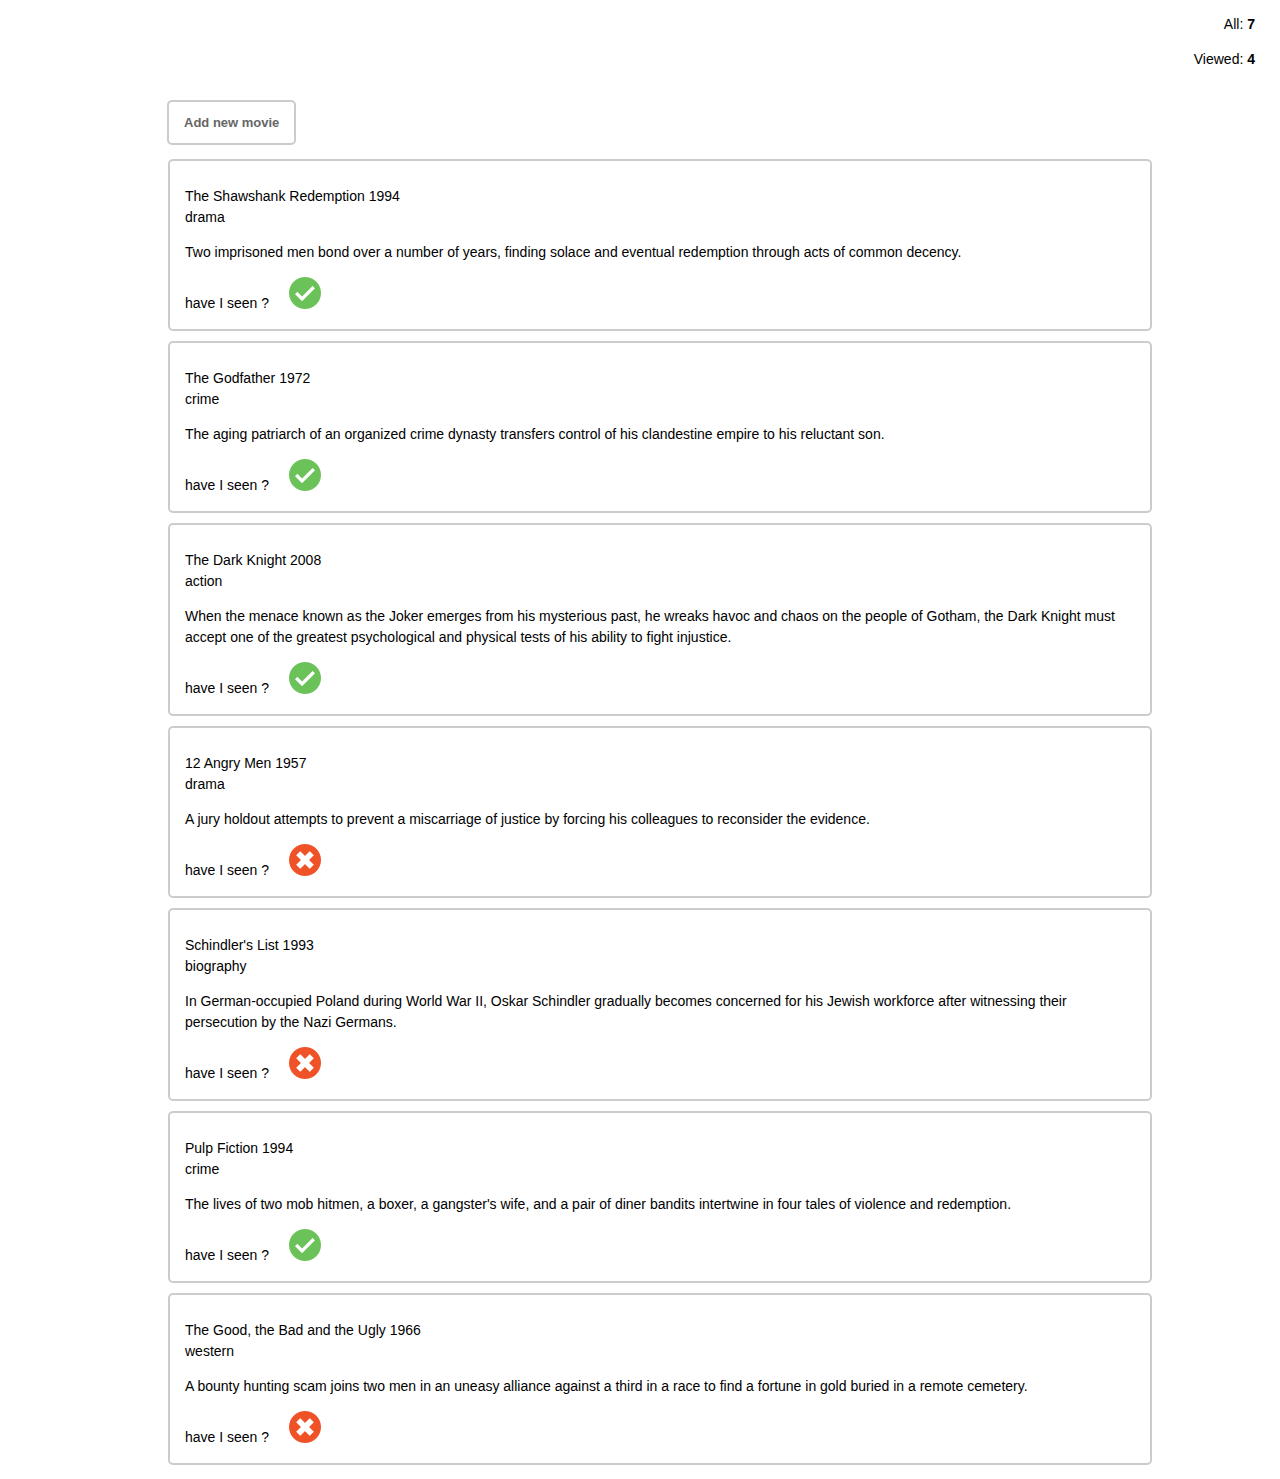
<file: index.html>
<!DOCTYPE html>
<html lang="en">
<head>
  <meta charset="UTF-8">
  <meta name="viewport" content="width=device-width, initial-scale=1.0">
  <meta http-equiv="X-UA-Compatible" content="ie=edge">
  <title>Movies list</title>

  <link rel="stylesheet" href="./style.css">


</head>
<body>
  <div id="moviesCountersContainer">
      <p>All: <span class="moviesCounter" id="moviesCounterAll"></span></p>
      <p>Viewed: <span class="moviesCounter" id="moviesCounterSeen"></span></p>
  </div>
  <div id="moviesListContainer">
    <a href="#" id='add-new-movie' class="link-button">Add new movie</a>
    <ul id="moviesList"></ul>
  </div>

  <script type="module" src="./index.js"></script>

  <script type="text/javascript">
    document.getElementById("add-new-movie").onclick = function() {
      window.location.href = "http://localhost:8080/add.html";
    };
  </script>
</html>
</file>
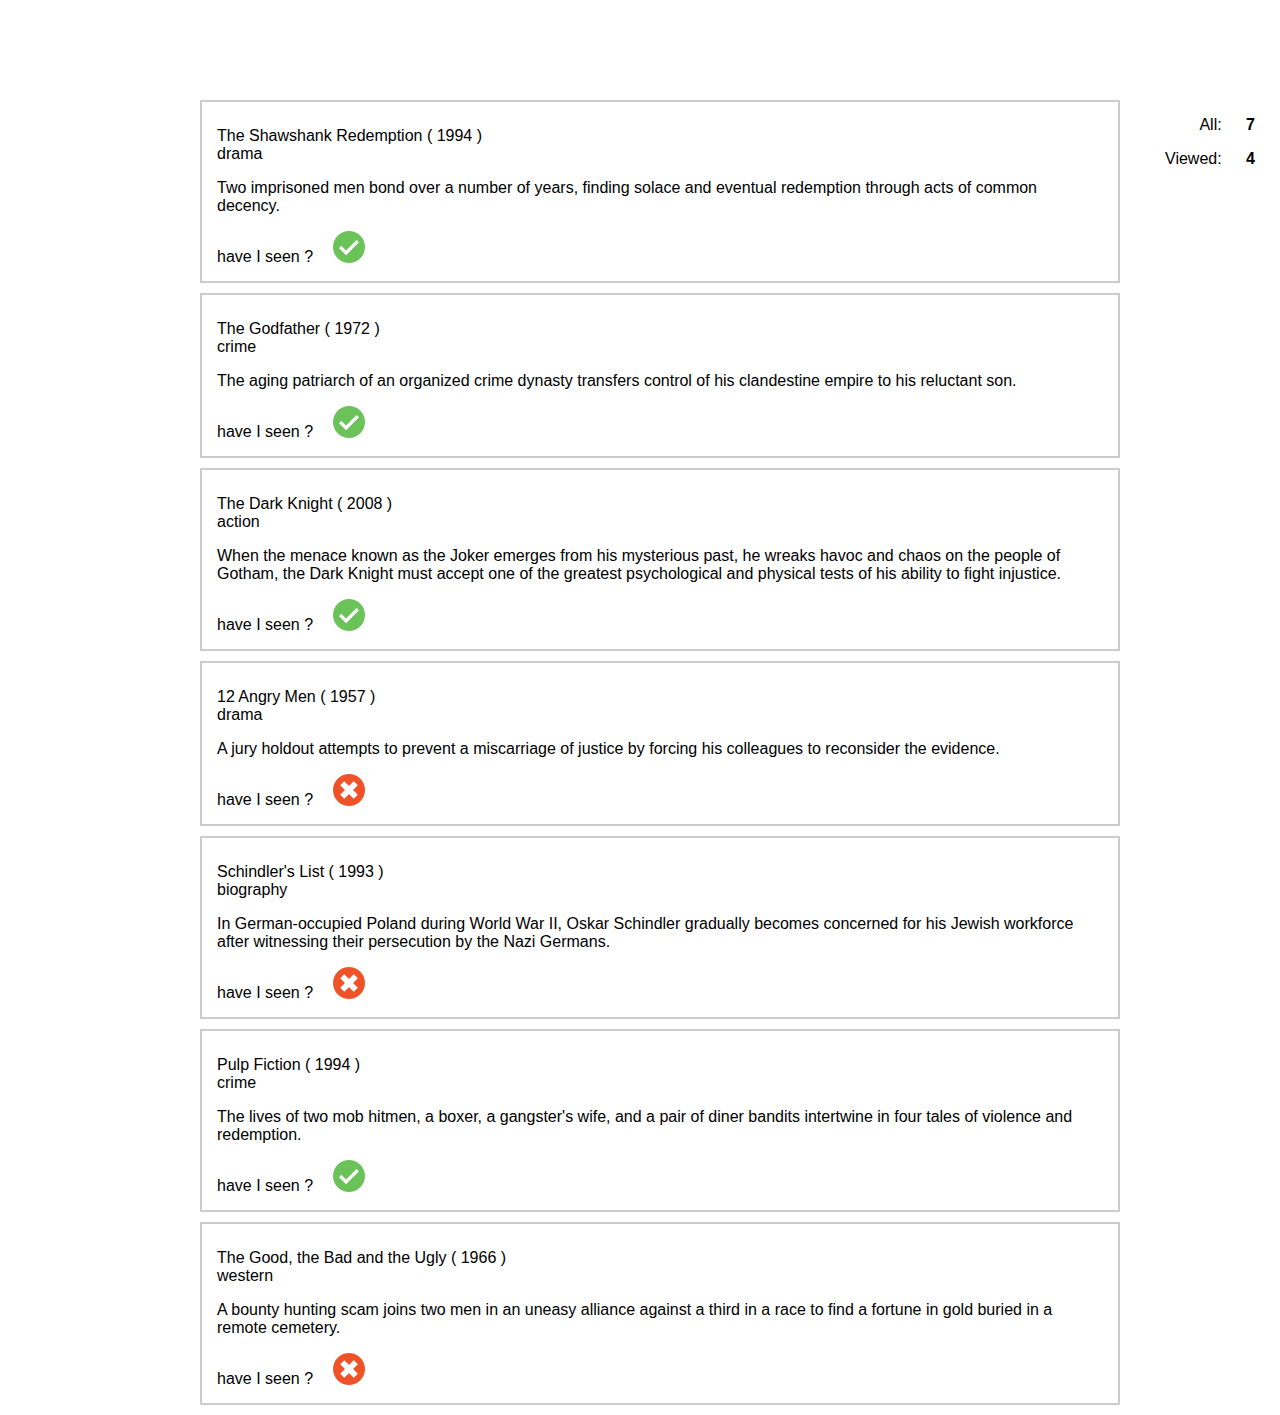
<file: app/index.html>
<!DOCTYPE html>
<html lang="en">
<head>
  <meta charset="UTF-8">
  <meta name="viewport" content="width=device-width, initial-scale=1.0">
  <meta http-equiv="X-UA-Compatible" content="ie=edge">
  <title>Document</title>

  <link rel="stylesheet" href="./style.css">
</head>
<body>
  <div id="app">
    <div id="moviesCountersContainer">
        <p align="right">All: <span class="moviesCounter" id="moviesCounterAll"></span></p>
        <p align="right">Viewed: <span class="moviesCounter" id="moviesCounterSeen"></span></p>
    </div>
    <div id="moviesListContainer">
      <ul id="moviesList"></ul>
    </div>
  </div>

  <script type="text/javascript" src="./data.js"></script>
  <script type="text/javascript" src="./script.js"></script>

</body>
</html>
</file>
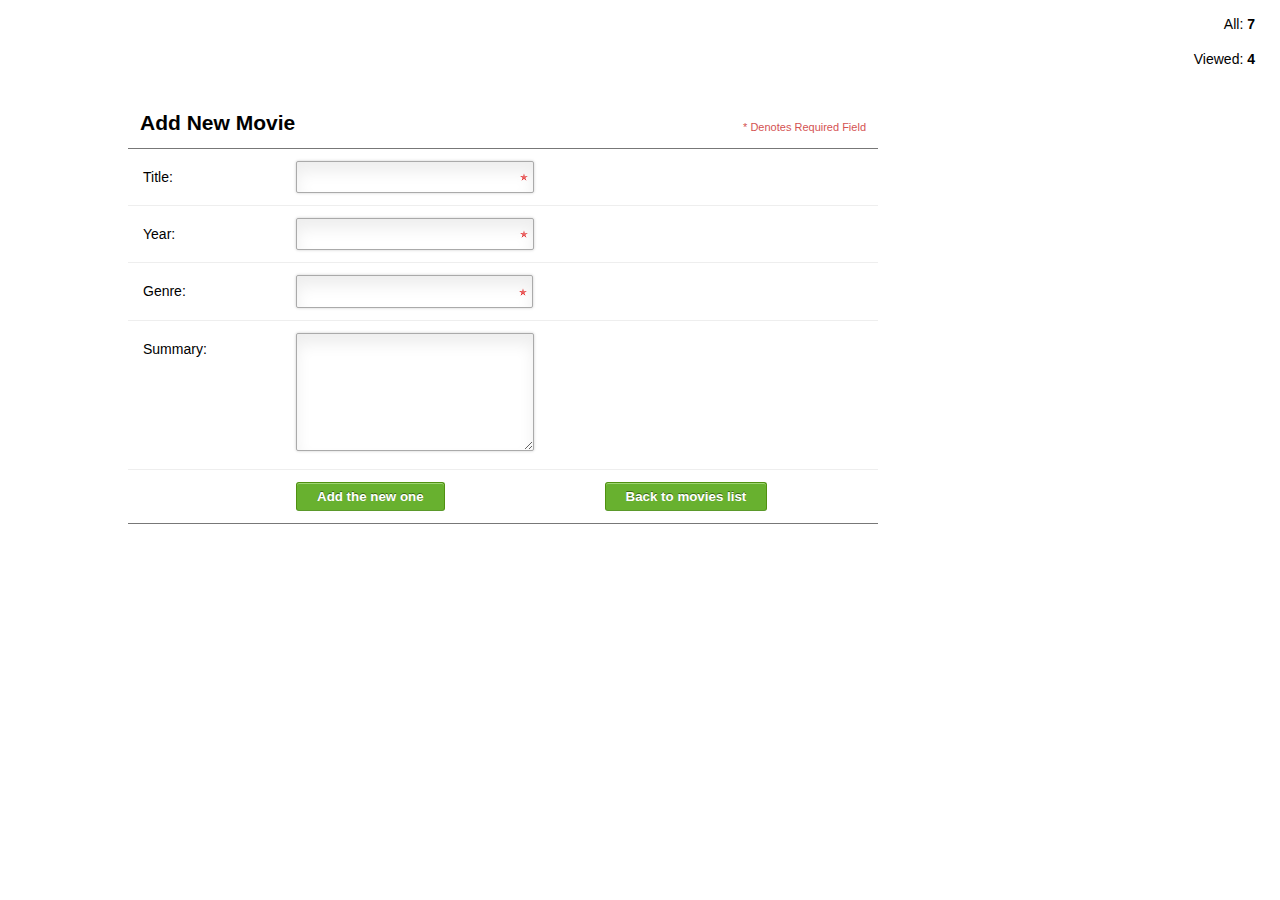
<file: add.html>
<!DOCTYPE html>
<html lang="en">
<head>
  <meta charset="UTF-8">
  <meta name="viewport" content="width=device-width, initial-scale=1.0">
  <meta http-equiv="X-UA-Compatible" content="ie=edge">
  <title>Add the new one</title>

  <link rel="stylesheet" href="./style.css">
  <link rel="stylesheet" href="./form-style.css">
</head>
<body>
  <div id="moviesCountersContainer">
    <p>All: <span class="moviesCounter" id="anotherMoviesCounterAll"></span></p>
    <p>Viewed: <span class="moviesCounter" id="anotherMoviesCounterSeen"></span></p>
  </div>
  <div id="formContainer">
    <form id="add-new-movie-form" action="#" method="post" name="add-new-movie-form" onsubmit="return validateForm()" novalidate>
      <ul>
        <li>
          <h2>Add New Movie</h2>
          <span class="required-notification">* Denotes Required Field</span>
        </li>
        <li>
          <label for="title">Title:</label>
          <input id="title" type="text" name="title" required />
        </li>
        <li>
          <label for="year">Year:</label>
          <input id="year" type="text" name="year" required pattern="^\d{4}$"/>
        </li>
        <li>
          <label for="genre">Genre:</label>
          <select id="genre" name="genre" required >
            <option value=""></option>
            <option value="action">Action</option>
            <option value="adventure">Adventure</option>
            <option value="comedy">Comedy</option>
            <option value="crime">Crime</option>
            <option value="drama">Drama</option>
            <option value="fantasy">Fantasy</option>
            <option value="horror">Horror</option>
            <option value="fiction">Science fiction</option>
            <option value="thiller">Thiller</option>
            <option value="western">Western</option>
          </select>
        </li>
        <li>
          <label for="summary">Summary:</label>
          <textarea name="summary"></textarea>
        </li>
        <li>
          <button type="submit" name="submit">Add the new one</button>
          <button type="button" id="redirect-to-movie-list">Back to movies list</button>
        </li>
      </ul>
      <div class="alert alert-success" id="success">
        <strong>Success !</strong><span>The movie has been correctly added to list</span>
      </div>
      <div class="alert alert-danger" id="failure">
        <strong>Failure !</strong><span>The movie has not been correctly added to list. Please check all fields have been filled out</span>
      </div>
    </form>
  </div>

  <script type="module" src="./add.js"></script>

  <script type="text/javascript">
    document.getElementById("redirect-to-movie-list").onclick = function() {
      window.location.href = "http://localhost:8080/index.html";
    };
  </script>


</body>
</html>
</file>
<file: style.css>
body {
  font: 14px/21px "Lucida Sans", "Lucida Grande", "Lucida Sans Unicode", sans-serif;
  margin: 0;
}

button:focus {
  outline: 0;
}

button:hover {
  cursor: pointer;
}

#moviesList > li {
  list-style-type: none;
}

#moviesCountersContainer {
  text-align: right;
}

#moviesCountersContainer span {
  margin: 0 25px 0 0;
  font-weight: bold;
}

#moviesListContainer, #formContainer {
  position: absolute;
  top: 0;
  left: 0;
  right: 0;
  margin-top: 100px;
  margin-left: auto;
  margin-right: auto;
  width: 80%;
}

#moviesList > li {
  border: solid 2px #ccc;
  margin: 0 0 10px 0;
  padding: 15px 15px 15px 15px;
	border-radius: 5px;
}

#moviesList > li:hover {
  border-color: #aaa;
}

.container-div {
  margin: 10px 0 0 0;
}

.seen {
  width: 32px;
  height: 32px;
  background-image: url('./img/seen.png');
  background-color: #FFF;
  border: none;
}

.not-seen {
  width: 32px;
  height: 32px;
  background-image: url('./img/not-seen.png');
  background-color: #FFF;
  border: none;
}

.link-button {
	border-radius: 5px;
	border: 2px solid #ccc;
	display: inline-block;
	cursor: pointer;
	color: #666;
	font-size: 13px;
	font-weight: bold;
	padding: 10px 15px;
	text-decoration: none;
  margin: 0 0 0 39px;
}

.link-button:hover {
  border-color: #aaa;
}

.link-button:active {
	position:relative;
	top:1px;
}
</file>
<file: app/style.css>
body {
  font-family: "Lato", sans-serif;
  margin: 0;
}

ul {
  margin: 0;
}

button:focus {
  outline: 0;
}

button:hover {
  cursor: pointer;
}

#app {
  width: 100%
}

#moviesList > li {
  list-style-type: none;
}

#moviesCountersContainer {
  margin: 0px 25px 0 0;
  float: right;
}

#moviesCountersContainer span {
  margin: 0 0 0 20px;
  font-weight: bold;
}

#moviesListContainer {
  margin-top: 100px !important;
  width: 75%;
  margin: 0 auto;
}

#moviesList > li {
  border: solid 2px #ccc;
  margin: 0 0 10px 0;
  padding: 15px 15px 15px 15px;
}

#moviesList > li:hover {
  border-color: #aaa;
}

.container-div {
  margin: 10px 0 0 0;
}

.seen {
  width: 32px;
  height: 32px;
  background-image: url('./img/seen.png');
  background-color: #FFF;
  border: none;
}

.not-seen {
  width: 32px;
  height: 32px;
  background-image: url('./img/not-seen.png');
  background-color: #FFF;
  border: none;
}
</file>
<file: form-style.css>
.add-new-movie-form h2, .add-new-movie-form label {
  font-family:Georgia, Times, "Times New Roman", serif;
}

.form_hint, .required-notification {
  font-size: 11px;
}

*:focus {
  outline: none;
}

#add-new-movie-form h2 {
  margin: 0;
  display: inline;
}

.required-notification {
  color: #d45252;
  margin: 5px 0 0 0;
  display: inline;
  float: right;
}

#add-new-movie-form ul {
  width: 750px;
  list-style-type: none;
  list-style-position: outside;
  margin: 0;
  padding: 0;
}

#add-new-movie-form li {
  padding: 12px;
  border-bottom: 1px solid #eee;
  position: relative;
}

#add-new-movie-form li:first-child,
#add-new-movie-form li:last-child {
  border-bottom: 1px solid #777;
}

#add-new-movie-form li:last-child {
  margin-bottom: 20px;
}

#add-new-movie-form label {
  width: 150px;
  margin-top: 3px;
  display: inline-block;
  float: left;
  padding: 3px;
}

#add-new-movie-form input {
  height: 20px;
  width: 220px;
  padding: 5px 8px;
}

#add-new-movie-form select {
  height: 33px;
  width: 237px;
  -webkit-appearance: none;
  text-indent: 1px;
  text-overflow: '';
  padding: 5px;
}

#add-new-movie-form textarea {
  padding: 8px;
  width: 220px;
  height: 100px;
}

#add-new-movie-form button {
  margin-left: 156px;
}

#add-new-movie-form input,
#add-new-movie-form textarea,
#add-new-movie-form select {
  border: 1px solid #aaa;
  box-shadow: 0px 0px 3px #ccc, 0 10px 15px #eee inset;
  border-radius: 2px;
  transition: padding .25s;
}

#add-new-movie-form input:focus,
#add-new-movie-form textarea:focus,
#add-new-movie-form select:focus {
  background: #fff;
  border: 1px solid #555;
  box-shadow: 0 0 3px #aaa;
  padding-right: 20px;
}

#add-new-movie-form button {
  background-color: #68b12f;
  background: linear-gradient(top, #68b12f, #50911e);
  border: 1px solid #509111;
  border-bottom: 1px solid #5b992b;
  border-radius: 3px;
  box-shadow: inset 0 1px 0 0 #9fd574;
  color: #fff;
  font-weight: bold;
  padding: 6px 20px;
  text-align: center;
  text-shadow: 0 -1px 0 #396715;
}

#add-new-movie-form button:hover {
  opacity: .85;
  cursor: pointer;
}

#add-new-movie-form button:active {
  border: 1px solid #20911e;
  box-shadow: 0 0 10px 5px #356b0b inset;
}

input:required,
select:required {
  background: #fff url(img/red-asterisk.png) no-repeat 98% center;
}

#add-new-movie-form input:focus:invalid,
#add-new-movie-form select:focus:invalid {
  background: #fff url(img/_invalid.png) no-repeat 98% center;
  box-shadow: 0 0 5px #d45252;
  border-color: #b03535;
}

#add-new-movie-form input:focus:valid,
#add-new-movie-form select:focus:valid {
  background: #fff url(img/_valid.png) no-repeat 98% center;
  box-shadow: 0 0 5px #5cd053;
  border-color: #28921f;
}

.alert {
  padding: 15px;
  margin-bottom: 20px;
  border: 1px solid transparent;
  border-radius: 4px;
}

.alert > span {
  margin-left: 20px;
}

.alert-success {
  display: none;
  color: #3c763d;
  background-color: #dff0d8;
  border-color: #d6e9c6;
}

.alert-danger {
  display: none;
  color: #a94442;
  background-color: #f2dede;
  border-color: #ebccd1;
}
</file>
